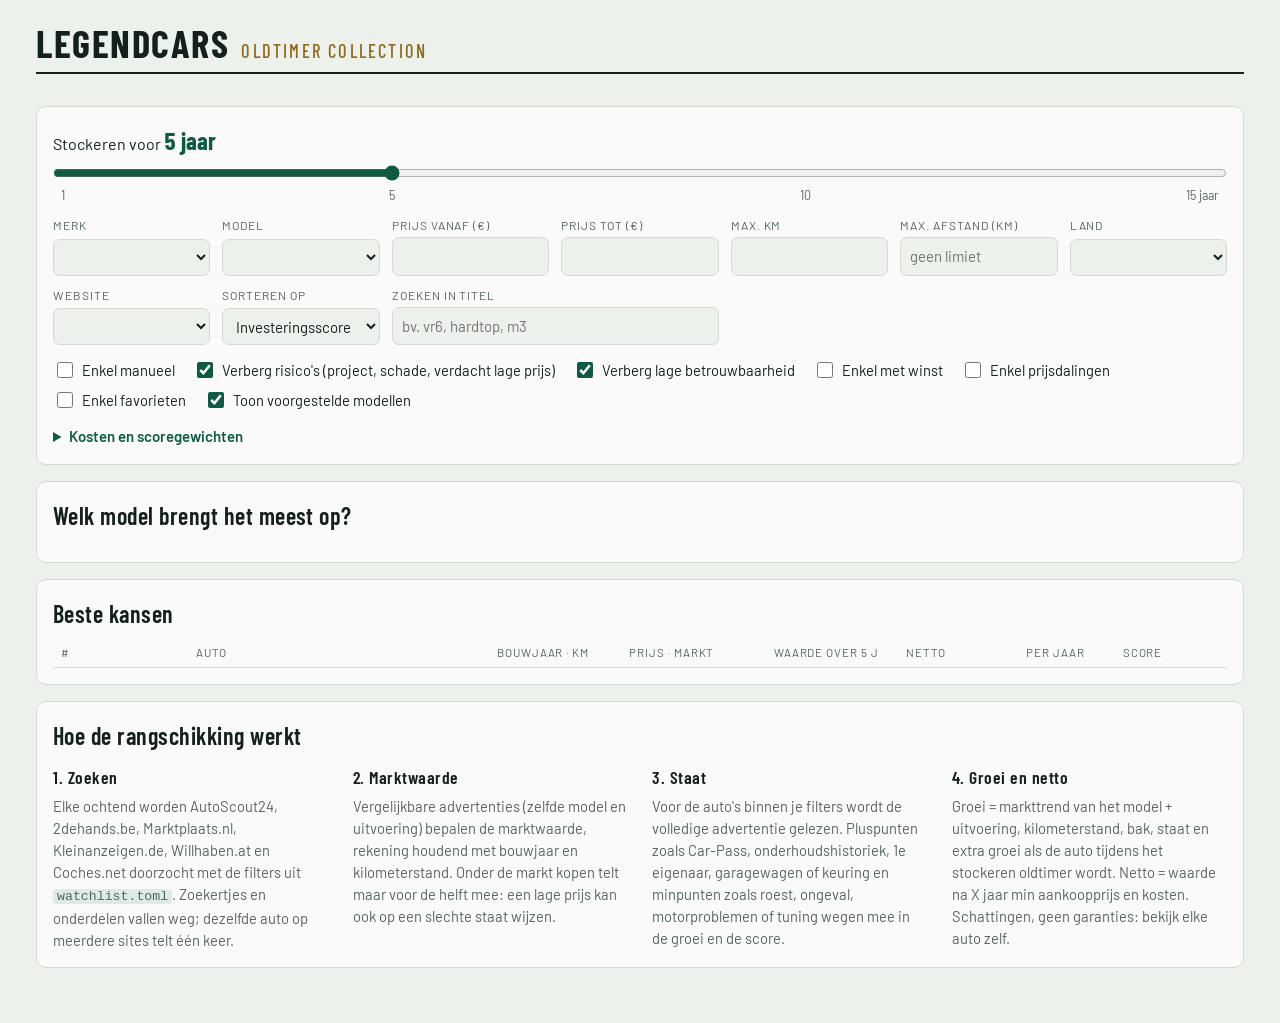
<file: index.html>
<!doctype html>
<html lang="nl">
<head>
<meta charset="utf-8">
<title>LegendCars Oldtimer Collection</title>
<meta http-equiv="refresh" content="0; url=docs/">
<link rel="canonical" href="docs/">
</head>
<body>
<p>Het dashboard staat op <a href="docs/">docs/</a>.</p>
</body>
</html>
</file>
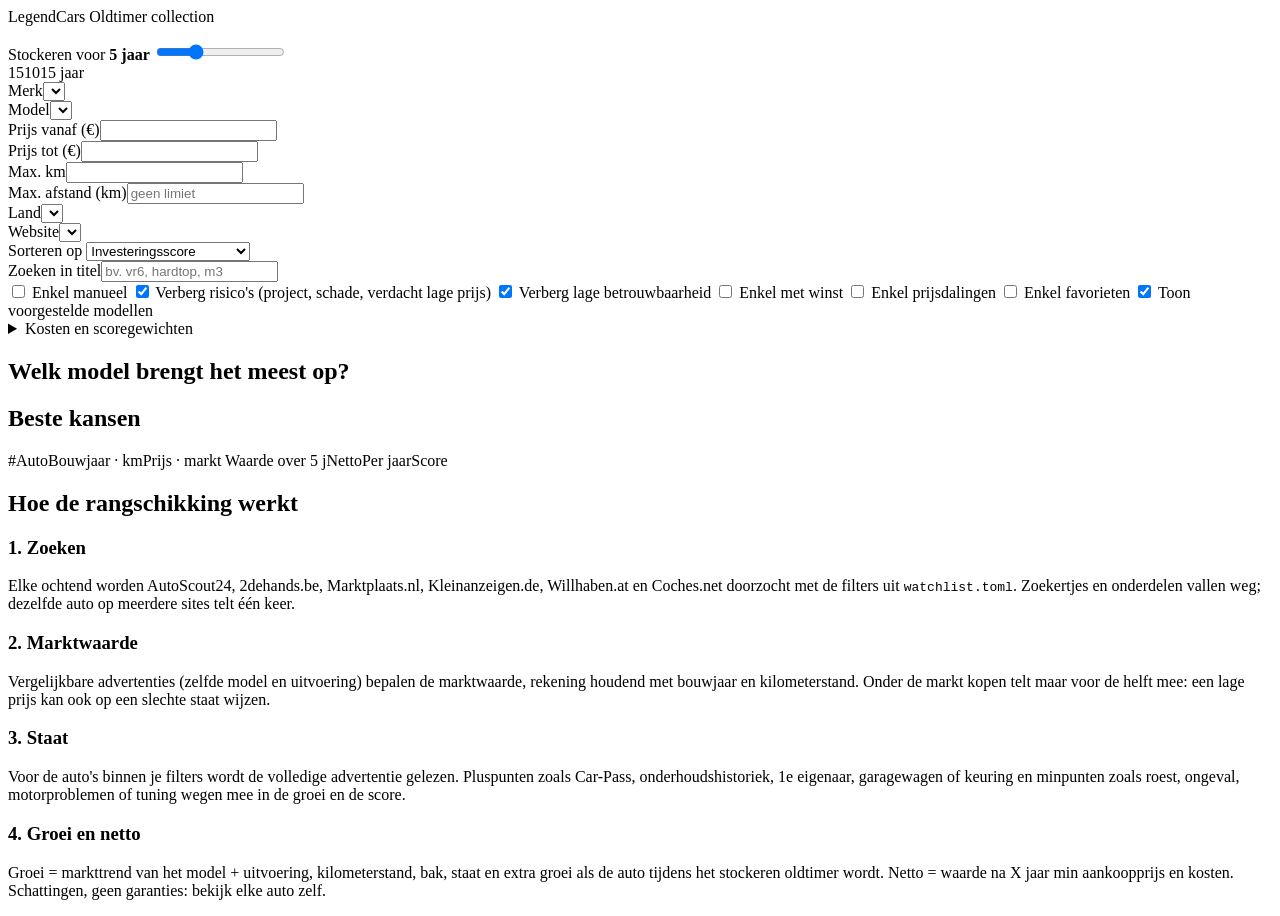
<file: legendcars/dashboard/template.html>
<!doctype html>
<html lang="nl">
<head>
<meta charset="utf-8">
<meta name="viewport" content="width=device-width, initial-scale=1, viewport-fit=cover">
<title>LegendCars Oldtimer Collection</title>
<meta name="theme-color" content="#edf1ec" media="(prefers-color-scheme: light)">
<meta name="theme-color" content="#0c1310" media="(prefers-color-scheme: dark)">
<meta name="apple-mobile-web-app-capable" content="yes">
<meta name="mobile-web-app-capable" content="yes">
<meta name="apple-mobile-web-app-title" content="LegendCars">
<meta name="apple-mobile-web-app-status-bar-style" content="default">
<link rel="apple-touch-icon" href="apple-touch-icon.png">
<link rel="icon" type="image/png" sizes="32x32" href="favicon-32.png">
<link rel="manifest" href="manifest.webmanifest">
<link rel="preconnect" href="https://fonts.googleapis.com">
<link rel="preconnect" href="https://fonts.gstatic.com" crossorigin>
<link rel="stylesheet" href="https://fonts.googleapis.com/css2?family=Barlow+Condensed:wght@500;600;700&family=Barlow:wght@400;500;600&display=swap">
<style>
/*INLINE:style.css*/
</style>
</head>
<body>
<div class="wrap">
  <header class="masthead">
    <div class="brand">
      <span class="wordmark">LegendCars</span>
      <span class="edition">Oldtimer collection</span>
    </div>
    <p class="meta"><span id="meta"></span> <button type="button" class="link-btn refresh" id="refresh" hidden>↻ Vernieuwen</button></p>
  </header>

  <section class="kpis" id="kpis" aria-label="Samenvatting"></section>

  <section class="panel controls" aria-label="Filters">
    <div class="horizon">
      <label for="horizon">Stockeren voor <strong id="horizon-out">5 jaar</strong></label>
      <input type="range" id="horizon" min="1" max="15" step="1" value="5">
      <div class="ticks" aria-hidden="true"><span style="left:0%">1</span><span style="left:28.57%">5</span><span style="left:64.29%">10</span><span style="left:100%">15 jaar</span></div>
    </div>
    <div class="filters">
      <div class="field"><label for="f-make">Merk</label><select id="f-make"></select></div>
      <div class="field"><label for="f-model">Model</label><select id="f-model"></select></div>
      <div class="field"><label for="f-pmin">Prijs vanaf (€)</label><input id="f-pmin" type="number" min="0" step="500" inputmode="numeric"></div>
      <div class="field"><label for="f-pmax">Prijs tot (€)</label><input id="f-pmax" type="number" min="0" step="500" inputmode="numeric"></div>
      <div class="field"><label for="f-km">Max. km</label><input id="f-km" type="number" min="0" step="10000" inputmode="numeric"></div>
      <div class="field"><label for="f-dist" id="f-dist-label">Max. afstand (km)</label><input id="f-dist" type="number" min="0" step="25" inputmode="numeric" placeholder="geen limiet"></div>
      <div class="field"><label for="f-country">Land</label><select id="f-country"></select></div>
      <div class="field"><label for="f-source">Website</label><select id="f-source"></select></div>
      <div class="field"><label for="f-sort">Sorteren op</label>
        <select id="f-sort">
          <option value="score">Investeringsscore</option>
          <option value="net">Netto winst na stockage</option>
          <option value="annual">Rendement per jaar</option>
          <option value="deal">Koopje t.o.v. markt</option>
          <option value="price">Prijs (laag → hoog)</option>
          <option value="new">Nieuwste eerst</option>
          <option value="dist">Dichtstbij</option>
          <option value="drop">Grootste prijsdaling</option>
          <option value="cond">Beste staat</option>
        </select>
      </div>
      <div class="field grow"><label for="f-q">Zoeken in titel</label><input id="f-q" type="search" placeholder="bv. vr6, hardtop, m3"></div>
    </div>
    <div class="toggles">
      <label class="check"><input type="checkbox" id="f-manual"> Enkel manueel</label>
      <label class="check"><input type="checkbox" id="f-risk" checked> Verberg risico's (project, schade, verdacht lage prijs)</label>
      <label class="check"><input type="checkbox" id="f-conf" checked> Verberg lage betrouwbaarheid</label>
      <label class="check"><input type="checkbox" id="f-gain"> Enkel met winst</label>
      <label class="check"><input type="checkbox" id="f-drops"> Enkel prijsdalingen</label>
      <label class="check"><input type="checkbox" id="f-favs"> Enkel favorieten</label>
      <label class="check"><input type="checkbox" id="f-sugg" checked> Toon voorgestelde modellen</label>
    </div>
    <details class="costs" id="costs">
      <summary>Kosten en scoregewichten</summary>
      <div class="cost-grid" id="cost-grid"></div>
      <h3 class="sub">Gewicht in de investeringsscore</h3>
      <div class="cost-grid" id="weight-grid"></div>
      <button type="button" class="link-btn" id="reset">Standaardwaarden herstellen</button>
    </details>
  </section>

  <section class="panel" id="fav-panel" aria-labelledby="fav-h" hidden>
    <div class="panel-head">
      <h2 id="fav-h">Jouw favorieten</h2>
      <p class="hint" id="fav-count"></p>
    </div>
    <div class="table-wrap"><table class="fav-table" id="fav-table"></table></div>
  </section>

  <section class="panel" aria-labelledby="models-h">
    <div class="panel-head">
      <h2 id="models-h">Welk model brengt het meest op?</h2>
      <p class="hint" id="models-hint"></p>
    </div>
    <div id="model-chart" class="model-chart"></div>
  </section>

  <section class="panel" aria-labelledby="list-h">
    <div class="panel-head">
      <h2 id="list-h">Beste kansen</h2>
      <p class="hint" id="list-hint"></p>
    </div>
    <div class="list-head" aria-hidden="true">
      <span>#</span><span></span><span>Auto</span><span>Bouwjaar · km</span><span>Prijs · markt</span>
      <span id="col-value">Waarde over 5 j</span><span>Netto</span><span>Per jaar</span><span>Score</span>
    </div>
    <ol class="list" id="list"></ol>
    <button type="button" class="more" id="more" hidden>Meer tonen</button>
  </section>

  <section class="panel method" aria-labelledby="method-h">
    <h2 id="method-h">Hoe de rangschikking werkt</h2>
    <div class="method-grid">
      <div>
        <h3>1. Zoeken</h3>
        <p>Elke ochtend worden AutoScout24, 2dehands.be, Marktplaats.nl, Kleinanzeigen.de, Willhaben.at en Coches.net doorzocht met de filters uit <code>watchlist.toml</code>. Zoekertjes en onderdelen vallen weg; dezelfde auto op meerdere sites telt één keer.</p>
      </div>
      <div>
        <h3>2. Marktwaarde</h3>
        <p>Vergelijkbare advertenties (zelfde model en uitvoering) bepalen de marktwaarde, rekening houdend met bouwjaar en kilometerstand. Onder de markt kopen telt maar voor de helft mee: een lage prijs kan ook op een slechte staat wijzen.</p>
      </div>
      <div>
        <h3>3. Staat</h3>
        <p>Voor de auto's binnen je filters wordt de volledige advertentie gelezen. Pluspunten zoals Car-Pass, onderhoudshistoriek, 1e eigenaar, garagewagen of keuring en minpunten zoals roest, ongeval, motorproblemen of tuning wegen mee in de groei en de score.</p>
      </div>
      <div>
        <h3>4. Groei en netto</h3>
        <p>Groei = markttrend van het model + uitvoering, kilometerstand, bak, staat en extra groei als de auto tijdens het stockeren oldtimer wordt. Netto = waarde na X jaar min aankoopprijs en kosten. Schattingen, geen garanties: bekijk elke auto zelf.</p>
      </div>
    </div>
  </section>

  <footer class="foot" id="foot"></footer>
</div>
<script>
window.LEGEND_DATA = /*INLINE:data*/null;
</script>
<script>
/*INLINE:valuation.js*/
</script>
<script>
/*INLINE:app.js*/
</script>
</body>
</html>
</file>
